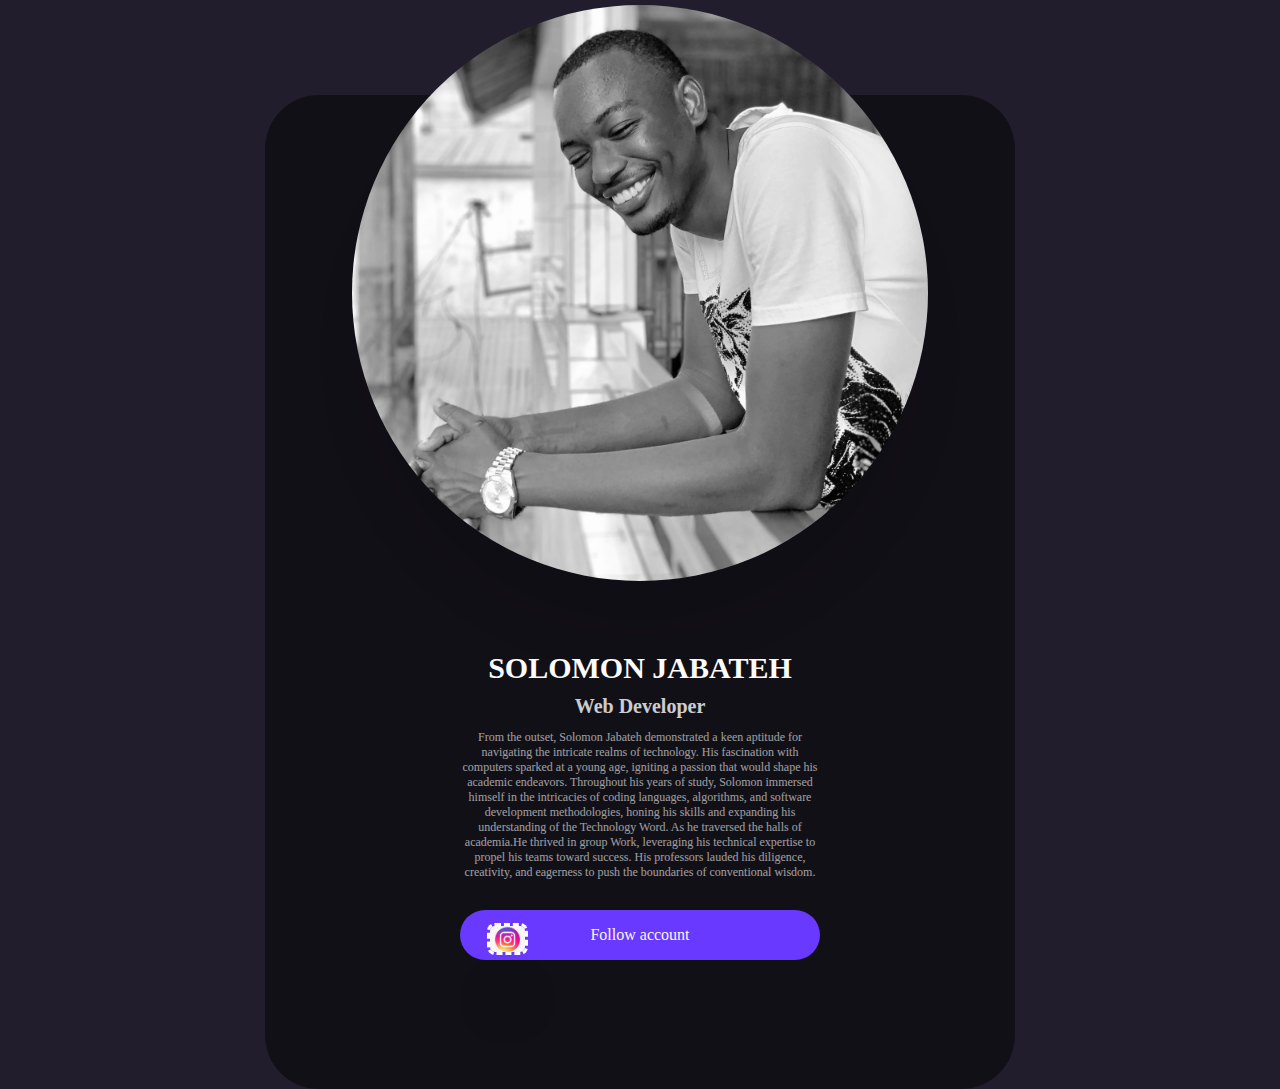
<file: index.html>
<!DOCTYPE html>
<html lang="en">
<head>
    <meta charset="UTF-8">
    <meta name="viewport" content="width=device-width, initial-scale=1.0">
    <link rel="stylesheet" href="style1.css">
</head>
<body>
<div class="card">
<img src="Img/ETRYE7212 copy.JPG" alt="">
<div>
    <h2>Solomon Jabateh</h2>
    <h3> Web Developer</h3>
    <p>
        From the outset, Solomon Jabateh demonstrated a keen aptitude for navigating the intricate realms of technology. 
        His fascination with computers sparked at a young age, igniting a passion that would shape his academic endeavors. 
        Throughout his years of study, Solomon immersed himself in the intricacies of coding languages, algorithms, and software development methodologies,
        honing his skills and expanding his understanding of the Technology Word.
        As he traversed the halls of academia.He thrived in group Work, leveraging his technical expertise to propel his teams toward success. His professors lauded his diligence, 
        creativity, and eagerness to push the boundaries of conventional wisdom.
    </p>
    <a href="https://instagram.com/jsolo_22" target="_blank">Follow  account</a>
<div id="ig">
    <img src="Img/instagram-vector-social-media-icon-7-june-2021-bangkok-thailand_53876-136728.avif" alt="">
</div>
</div>
</div>

</body>
</html>
</file>
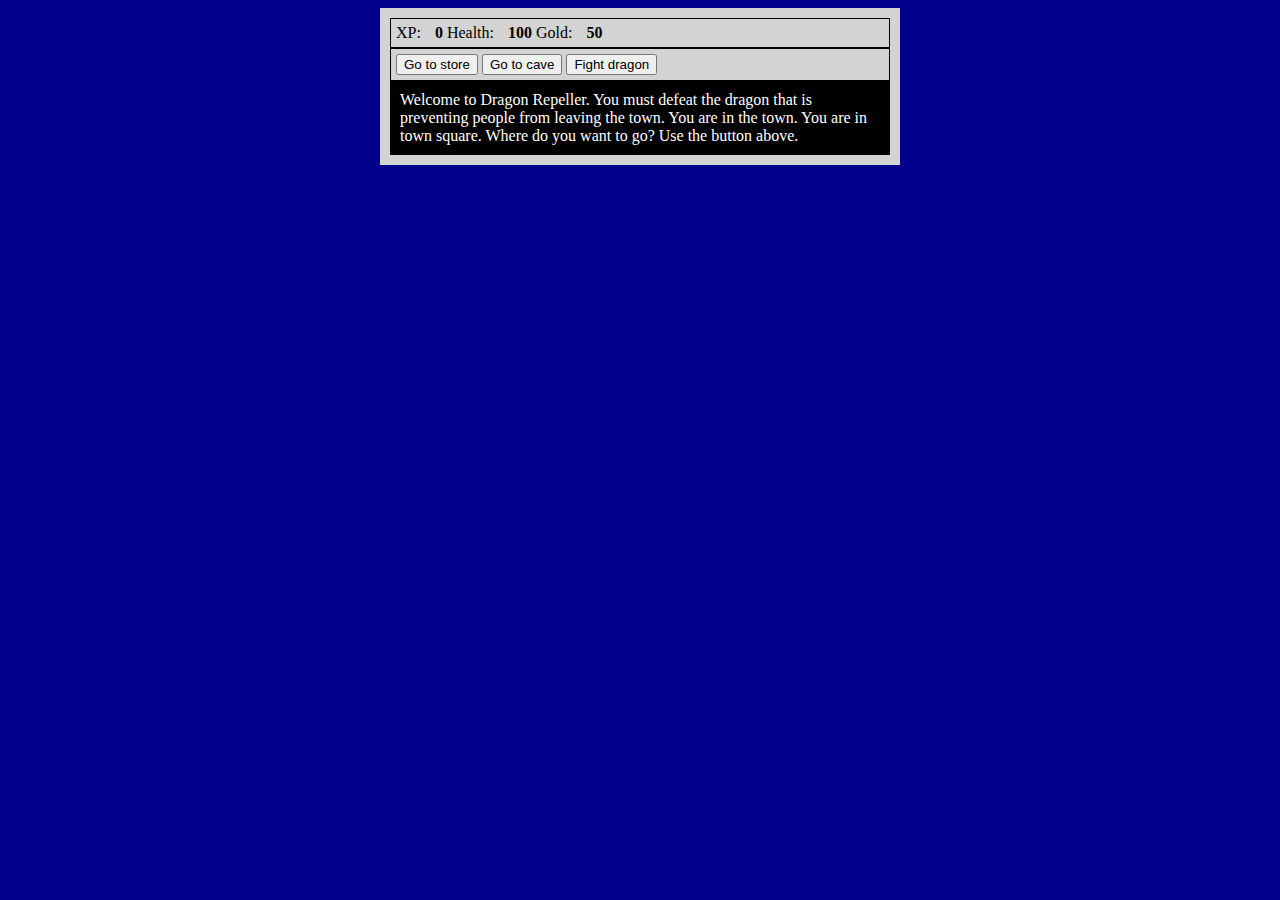
<file: dragon.html>
<!DOCTYPE html>
<html lang="en">
<head>
    <meta charset="UTF-8">
    <meta name="viewport" content="width=device-width, initial-scale=1.0">
    <link rel="stylesheet" href="dragon.css">
    <title>Dragon Replet</title>
</head>
<body>
    <div id="game">
        <div id="stats">
            <span class="stat">XP: <strong></span id="xpText">0</span></strong></span>
            <span class="stat">Health: <strong></span id="healthText">100</span></strong></span>
            <span class="stat">Gold: <strong></span id="goldText">50</span></strong></span>
        </div>
        <div id="controls">
            <button id="button1">Go to store</button>
            <button id="button2">Go to cave</button>
            <button id="button3">Fight dragon</button>
        </div>
        <div id="monsterStats">
            <span class="stat">Monster Name: <strong><span id="monsterName"></span></strong></span>
            <span class="stat">Health: <strong><span id="monsterHealth"></span></strong></span>
        </div>
        <div id="text">Welcome to Dragon Repeller. You must defeat the dragon that is preventing people
            from leaving the town. You are in the town. You are in town square. Where do you want to go?
            Use the button above.</div>
    </div>
    <script src="script.js"></script>
    
</body>
</html>
</file>
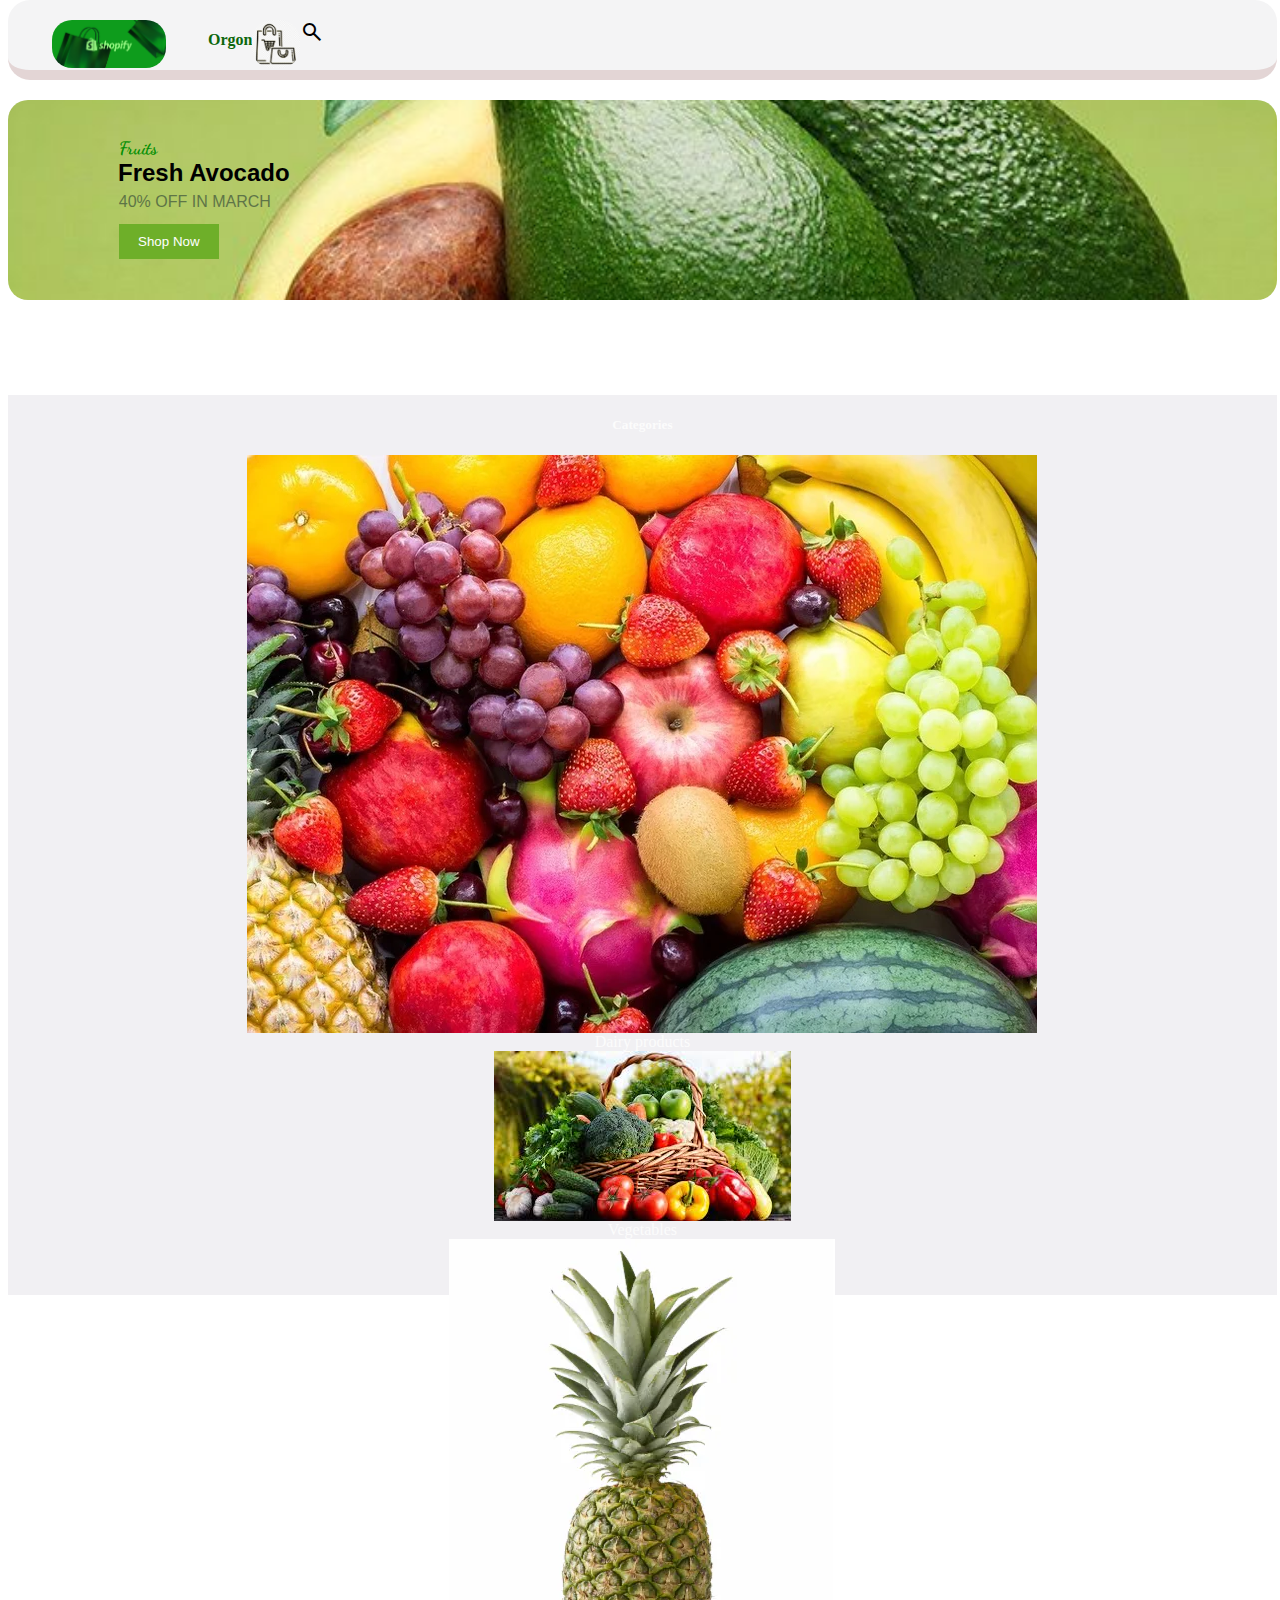
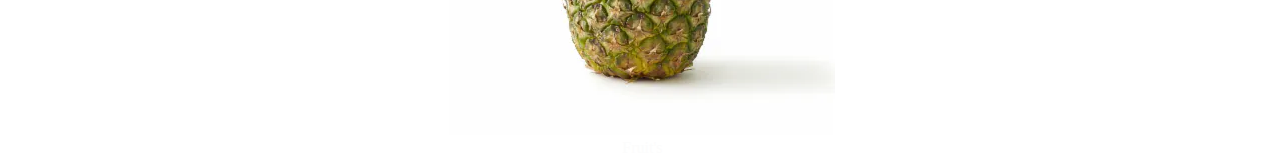
<file: orgon.html>
<!DOCTYPE html>
<html lang="en">
<head>
    <meta charset="UTF-8">
    <meta name="viewport" content="width=, initial-scale=1.0">
    <Link rel="stylesheet" href="stylef1.css" >
    <link rel="stylesheet" href="https://fonts.googleapis.com/css2?family=Material+Symbols+Outlined:opsz,wght,FILL,GRAD@20..48,100..700,0..1,-50..200" />
</head>
<body>
    <section class="container">
        <div id="navbar"> 
            <h1>Orgon</h1>
        <div id="bg">
            <img src="Img/shopify_20stores.webp" alt="shopping logo">
        </div>
        <div id="log">
            <img src="Img/transparent-shopping-bag-icon-retail-icon-5fa65e1a94a3b3.4723814816047385866088.jpg" alt=" Bag logo">
        </div>

        <span class="material-symbols-outlined">search</span>
        
        </div>

        <div class="avocado">
        <div class="topic">
            <h2>Fruits</h2>
            <h3>Fresh Avocado</h3>
            <h4>40% Off in March</h4>
            <button type="button">Shop Now</button>
        </div>
        </div>
        <div id="category">
            <h5>Categories</h5>
            <img src="Img/bigstock-Fresh-Fruits-assorted-Fruits-C-365480089 Large.webp" alt=""><span>Dairy products</span>
            <img src="Img/images.jpg" alt=""><span>Vegetables</span>
            <img src="Img/0000000004430.webp" alt=""><span>Fruit's</span>
        </div>
    </section>
    
</body>
</html>
</file>
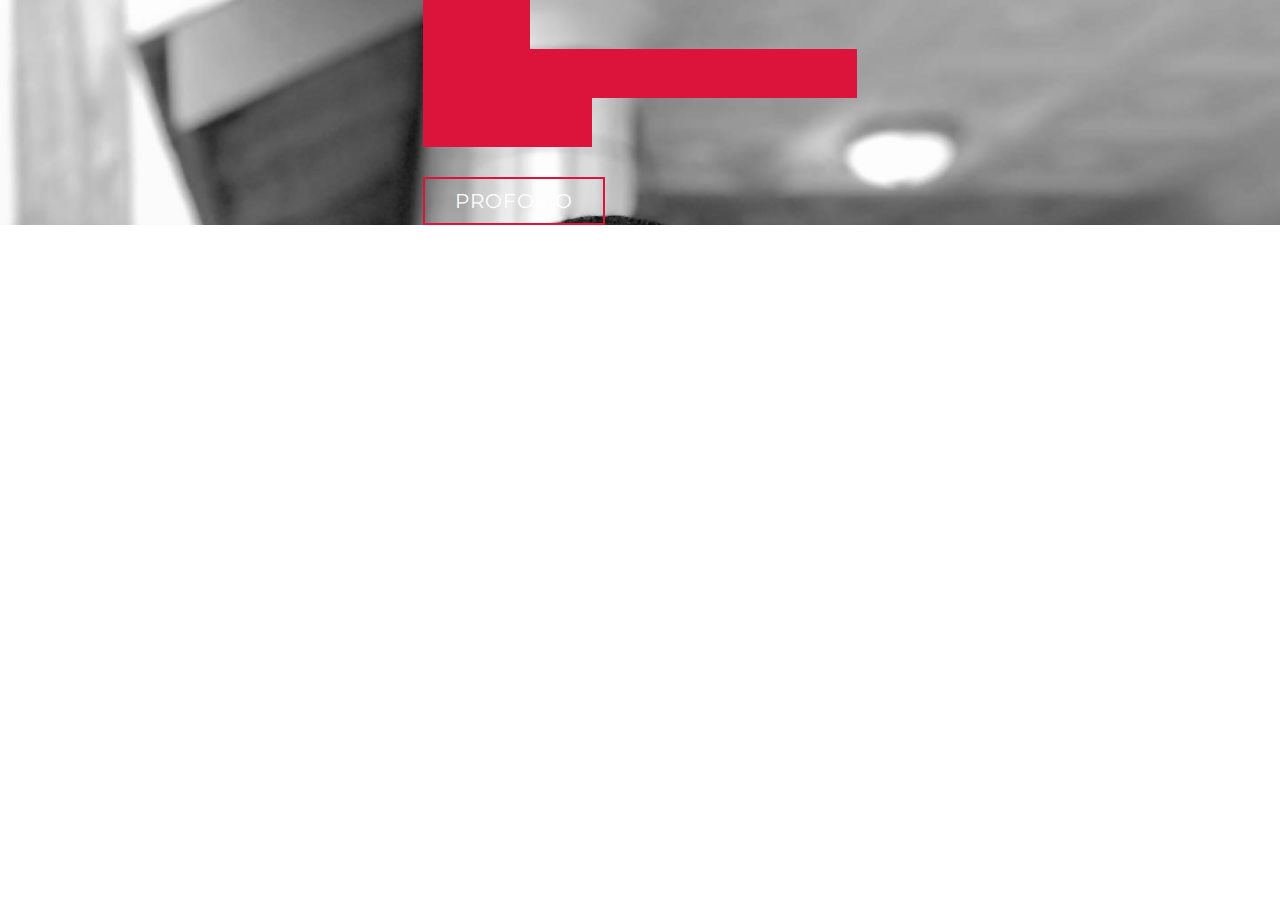
<file: port.html>
<!DOCTYPE html>
<html lang="en">
<head>
    <meta charset="UTF-8">
    <meta name="viewport" content="width=device-width, initial-scale=1.0">
    <link rel="stylesheet" href="style.css">
    <title>My Profolio</title>
</head>
<body>
    <!-- Hero Section -->
    <section id="hero">
        <div class=" hero container">
        <div>
        <h1>Hello <span></span></h1>
        <h1>My name is Solomon <span></span></h1>
        <h1>Jabateh <span></span></h1>
        <a href="#" type="button" class="cta">Profolio</a>
        </div>
        </div>
    </section>
    <!-- End of Hero Section -->

</body>
</html>
</file>
<file: style1.css>
body{
    display: grid;
    place-items: center;
    margin-top: 95px;
    height: 100vh;
    background: #221d2d;
    color: #fcfcfc;
    font-family: "Poppins";
}
.card{
    display: flex;
    align-items: center;
    width: 75vw;
    max-width: 650px;
    padding: 50px 30px 50px 20px;
    background: #121017;
    border-radius: 54px;
}
.card img{
    max-width: 280px;
    width: 35vw;
    height: 500px;
    object-fit: cover;
    margin-left: -600px;
    margin-right: -30px;
    border-radius: inherit;
    box-shadow: 0 60px 40px rgb(0 0 0 / 8%);
}
.card h2{
    text-transform: uppercase;
    font-size: 30px;
    font-weight: 400px;
    margin-top: 0;
    margin-right: 30px;
    margin-bottom: 10px;

    }
.card h3{
    font-size: 20px;
    font-weight: 400px;
    margin: 0;
    opacity: 0.80;
}
.card p{
    font-size: 12px;
    font-weight: 400px;
    margin-bottom: 30px;
    opacity: 0.6;
}
.card a{
    text-decoration: none;
    display: grid;
    place-items: center;
    border: 0;
    background: #6939ff;
    color: #f8f8f8;
    padding: 16px 26px;
    border-radius: 40px;
}
#ig img{
    width: 35px;
    height: 26px;
    margin-top: -37px;
    margin-right: 265px;
    border-radius: 8px ;
    cursor: pointer;
    border-style: dashed;
}
@media screen and ( min-width: 320px) {
    .card{
        margin: 0 40px;
        padding-left: 50px;
        padding-right: 50px;
        padding-bottom: 60px;
        width: 100%;
        text-align: center;
        flex-direction: column;
    }

    .card h2 { margin-right: 0; }

    .card img {
        margin: -100px 0 70px 0;
        width: 100%;
        max-width: 1000px;
    }

    .card p { max-width: 360px;}
}
@media screen and ( min-width: 600px) {
    .card{
        margin: 0 40px;
        padding-left: 50px;
        padding-right: 50px;
        padding-bottom: 60px;
        width: 100%;
        text-align: center;
        flex-direction: column;
    }

    .card h2 { margin-right: 0; }

    .card img {
        margin: -100px 0 70px 0;
        width: 100%;
        max-width: 1000px;
    }

    .card p { max-width: 360px;}
}
@media screen and ( min-width: 992px) {
    .card{
        margin: 0 40px;
        padding-left: 50px;
        padding-right: 50px;
        padding-bottom: 60px;
        width: 100%;
        text-align: center;
        flex-direction: column;
    }

    .card h2 { margin-right: 0; }

    .card img {
        margin: -100px 0 70px 0;
        width: 100%;
        max-width: 1000px;
    }

    .card p { max-width: 360px;}
}

@media screen and ( min-width: 440px){
    .card img {
        height: 45vw;
        width: 45vw;
        border-radius: 50%;
        margin-top: -140px;
    }
}
</file>
<file: dragon.css>
body{
    background-color: darkblue;
}

#text{
    background-color: black;
    color: white;
    padding: 10px;
}
#game{
    max-width: 500px;
    max-height: 400px;
    background-color: lightgray;
    color: white;
    margin: 0 auto;
    padding: 10px;
}

#controls{
    border: 1px black solid;
    padding: 5px;
}

#stats{
    border: 1px black solid;
    color: black;
    padding: 5px;
}

#monsterStats{
    display: none;
    border: 1px black solid;
    color: white;
    background-color: red;
}

.stat{
    padding-right: 10px;
}
</file>
<file: stylef1.css>
@import url('https://fonts.googleapis.com/css2?family=Dancing+Script:wght@400..700&display=swap');
body{
    display: grid;
    margin-top: auto;
    background-color: transparent;
    font-family: "Poppins";
}
#navbar{
    display: flex;
    width: 96vw;
    height: 50px;
    padding: 20px 20px 0px 20px;
    background: #f4f4f5;
    border-radius: 22px ;
    border-bottom: 10px solid rgb(227, 213, 213);
}
 h1{
    font-size: medium;
    color: rgb(12, 103, 12);
    margin-left: 180px;


}

#bg img{
    max-width: 280px;
    width: auto ;
    height: 48px;
    border-radius: 20px;
    margin-bottom: 20px;
    margin-left: -200px;
}
#log img{
    max-width: 280px;
    width: auto ;
    height: 48px;
    border-radius: 20px;
    margin-bottom: 20px;
}
.avocado{
    margin-top: 20px;
    background-image: url(Img/avocados-super-food-heart-health-high-cholesterol-722x406.jpg);
    size: 700px 300px;
    background-size: cover;
    background-position: center;
    position: relative;
    background-repeat: no-repeat;
    height: 200px;
    text-align: center;
    border-radius: 20px;

}
.topic{
    margin-top: 22px;
    float: left;
    margin-left: 50px;
}
h2{
    margin-left: -72px;
    font-size: large;
    font-family: "Dancing Script", cursive;
    font-optical-sizing: auto;
    color: #038f03;
}
h3{
    margin-top: -15px;
    margin-left: 60px;
    font-size: x-large;
    font-family: "DM Sans", sans-serif;
    font-style: normal;
    
}
h4{
    margin-top: -18px;
    margin-right: -42px;
    font-size:medium;
    text-transform: uppercase;
    font-family: "Roboto", sans-serif;
    font-weight: 100;
    font-style: normal;
    color: rgb(59, 81, 59);
    opacity: 0.7;
}
button{
    margin-top: -30px;
    margin-left: -10px;
    place-items: center;
    color: rgb(255, 255, 255);
    background: #6eaf29;
    border: 0;
    padding: 10px 19px;
    
}
#category{
    display: grid;
    place-items: center;
    margin-top: 95px;
    height: 100vh;
    background: #f1f0f3;
    color: #fcfcfc;

}
</file>
<file: style.css>
@import url('https://fonts.googleapis.com/css?family=Montserrat:300,400,700&display=swap');
*{
    padding: 0;
    margin: 0;
    box-sizing: border-box;
}
html{
    font-size: 10px;
    font-family:'Montserrat',sans-serif ;
}
a{
    text-decoration: none;
}
.container{
    min-width: 100vh;
    width: 100%;
    display: flex;
    align-items: center;
    justify-content: center;
}
/* Hero Section */
#hero{
    background-image: url(Img/ETRYE7212.JPG);
    background-size: cover;
    background-position: top center;
    position: relative;
}
#hero::after{
    content: '';
    position: absolute;
    left: 0;
    top: 0;
    height: 100%;
    width: 100%;
    background-color: black;
    opacity: .7;
    z-index: -1;
}
#hero h1{
    display: block;
    width: fit-content;
    font-size: 4rem;
    position: relative;
    color: transparent;
    animation: text_reveal 1s ease forwards;
}
#hero h1 span{
    position: absolute;
    top: 0;
    left: 0;
    height: 100%;
    width: 100%;
    background-color: crimson;
    animation:text_revel_box 2s ease;
    animation-delay: 1s;
}
#hero .cta{
    display: inline-block;
    padding: 10px 30px;
    color: white;
    background-color: transparent;
    border: 2px solid crimson;
    font-size: 2rem;
    text-transform: uppercase;
    letter-spacing: .1rem;
    margin-top: 30px;
    transition: .3s ease;
    transition-property: background-color, color;
}
#hero .cta:hover{
    color: white;
    background-color: crimson;
}
/* End Hero Section */

/* Keyframes */
@keyframes text_reveal_box{
    50%{
        width: 100%;
        left: 0;
    }
    100%{
        width: 0;
        left: 100%;
    }
}
/* End Keyframes */
</file>
